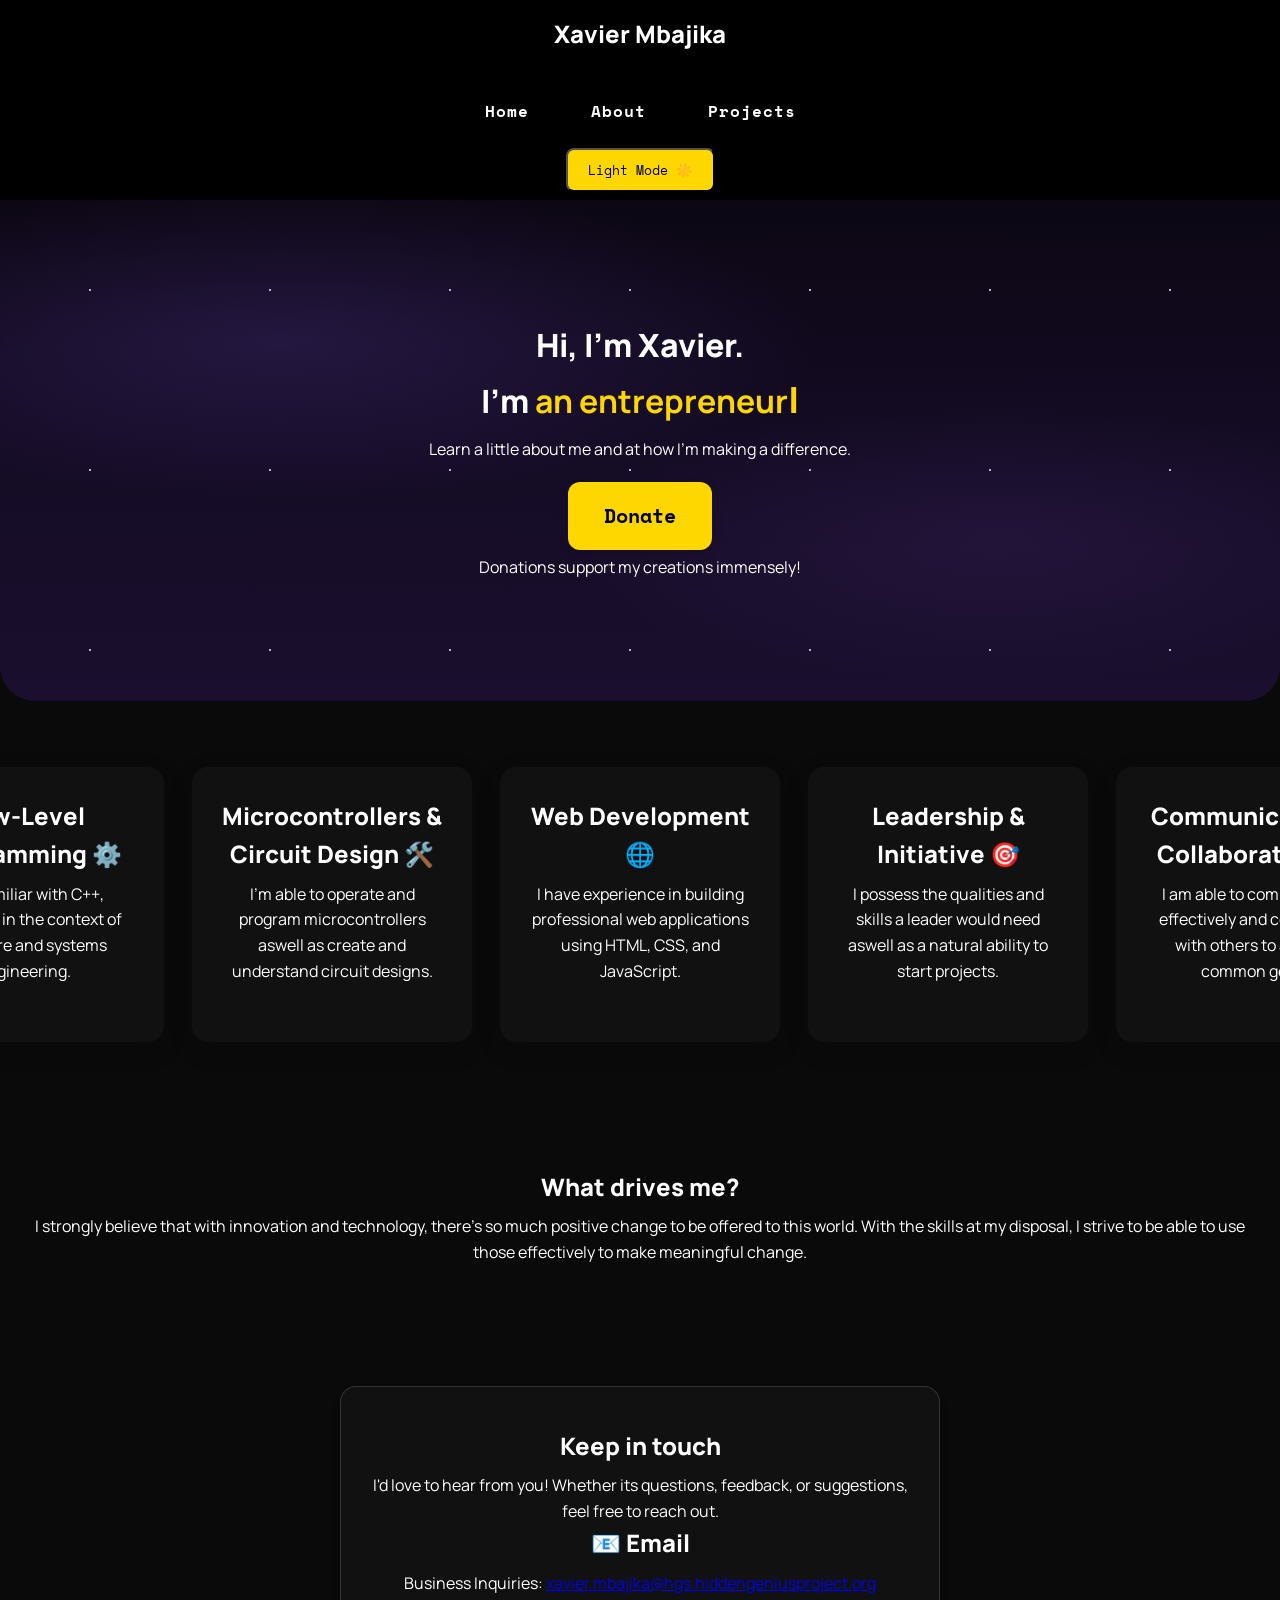
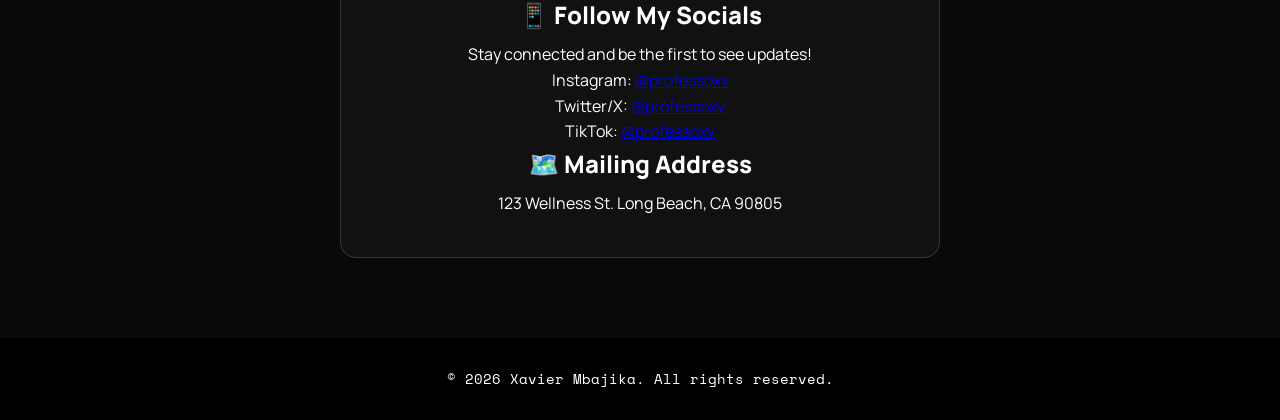
<file: index.html>
<!DOCTYPE html>
<html lang="en">
<head>
    <meta charset="UTF-8">
    <meta name="viewport" content="width=device-width, initial-scale=1.0">
    <link rel="stylesheet" href="styles.css">
    <title>Xavier's Portfolio</title>
    <style>
       :root {
            --hero-bg: linear-gradient(
                180deg,
                rgba(12, 7, 20, 0.2) 0%,
                rgba(43, 20, 73, 0.35) 45%,
                rgba(43, 20, 73, 0.95) 100%
            );

            --space-bg:
                radial-gradient(ellipse 60% 45% at 22% 28%, rgba(139, 92, 246, 0.16), transparent 70%),
                radial-gradient(ellipse 50% 40% at 78% 68%, rgba(107, 63, 160, 0.14), transparent 70%),
                linear-gradient(180deg, #0c0714 0%, #150c26 55%, #1a0f2e 100%);
        }

        body.light-mode {
            --hero-bg: linear-gradient(
                180deg,
                rgba(255, 255, 255, 0.7) 0%,
                rgba(240, 240, 255, 0.85) 45%,
                rgba(255, 255, 255, 1) 100%
            );

            --space-bg:
                radial-gradient(ellipse 60% 45% at 22% 28%, rgba(200, 200, 255, 0.25), transparent 70%),
                radial-gradient(ellipse 50% 40% at 78% 68%, rgba(180, 180, 255, 0.2), transparent 70%),
                linear-gradient(180deg, #ffffff 0%, #f7f7ff 55%, #f0f0ff 100%);
        }

        .hero {
            position: relative;
            overflow: hidden;
            isolation: isolate;
            display: flex;
            align-items: center;
            justify-content: center;
            min-height: 320px;
            padding: 120px 20px;
            border-bottom-left-radius: 36px;
            border-bottom-right-radius: 36px;
            background: var(--hero-bg);
            color: var(--text-color);
            transition: background 0.4s ease;
        }

        .hero-content {
            position: relative;
            z-index: 1;
            text-align: center;
            max-width: 700px;
            width: 100%;
        }

        .space-bg {
            position: absolute;
            inset: 0;
            z-index: 0;
            pointer-events: none;
            background: var(--space-bg);
            overflow: hidden;
            transition: background 0.4s ease;
        }

        .stars {
            position: absolute;
            inset: 0;
            background-repeat: repeat;
        }

        .stars--near {
            background-image: radial-gradient(1.6px 1.6px at 50% 50%, #d8c9ff 50%, transparent 51%);
            background-size: 180px 180px;
            opacity: 0.85;
            animation: drift 90s linear infinite;
        }

        .stars--mid {
            background-image: radial-gradient(1.2px 1.2px at 50% 50%, #d8c9ff 50%, transparent 51%);
            background-size: 260px 260px;
            background-position: 40px 90px;
            opacity: 0.5;
            animation: drift 140s linear infinite reverse;
        }

        .stars--far {
            background-image: radial-gradient(1px 1px at 50% 50%, #d8c9ff 50%, transparent 51%);
            background-size: 340px 340px;
            background-position: 120px 30px;
            opacity: 0.3;
            animation: drift 220s linear infinite;
        }

        body.light-mode .stars--near {
            background-image: radial-gradient(1.6px 1.6px at 50% 50%, #bfbfff 50%, transparent 51%);
        }

        body.light-mode .stars--mid {
            background-image: radial-gradient(1.2px 1.2px at 50% 50%, #cfcfff 50%, transparent 51%);
        }

        body.light-mode .stars--far {
            background-image: radial-gradient(1px 1px at 50% 50%, #dcdcff 50%, transparent 51%);
        }

        @keyframes drift {
            from { transform: translate3d(0, 0, 0); }
            to { transform: translate3d(-300px, 200px, 0); }
        }

        @media (prefers-reduced-motion: reduce) {
            .stars--near, .stars--mid, .stars--far {
                animation: none;
            }
        }
    </style>
</head>
<body>
  <header class="site-header">
    <nav class="top-nav">
      <h2>Xavier Mbajika</h2>
    </nav>
    </header>
        <div id="navbar"> 
            <ul>
            
                <li id="first"><a href="index.html">Home</a></li>
                <li><a href="about.html">About</a></li>
                <li id="last"><a href="projects.html">Projects</a></li>
            </ul>
            
        </div>
        <div id="theme">
        <button id="theme-toggle">Light Mode ☀️</button>
        </div>
    <div class="hero">
        <div class="space-bg" aria-hidden="true">
            <div class="stars stars--far"></div>
            <div class="stars stars--mid"></div>
            <div class="stars stars--near"></div>
        </div>
        <div class="hero-content">
            <h1>
                Hi, I'm Xavier. <br />I'm <span id="typewriter"></span><span id="cursor" style="font-size: 36px;">|</span>
            </h1>
            <p>Learn a little about me and at how I'm making a difference.</p>
            <section>
                <a href="gofundme" class="donate">Donate</a>
                <p id="donate">Donations support my creations immensely!</p>
            </section>
        </div>
    </div>
    <article>
    </article>
    <section id="skills">
        <aside class="aside">
            <h2>Low-Level Programming ⚙️ </h2>
            <p class="description">I am familiar with C++, especially in the context of hardware and systems engineering.</p>
        </aside>
        <aside class="aside">
            <h2>Microcontrollers & Circuit Design 🛠️</h2>
            <p class="description">I'm able to operate and program microcontrollers aswell as create and understand circuit designs.</p>
        </aside>
        <aside class="aside">
            <h2>Web Development 🌐</h2>
            <p class="description">I have experience in building professional web applications using HTML, CSS, and JavaScript.</p>
        </aside>
        <aside class="aside">
            <h2>Leadership & Initiative 🎯</h2>
            <p class="description">I possess the qualities and skills a leader would need aswell as a natural ability to start projects.</p>
        </aside>
        <aside class="aside">
            <h2>Communication & Collaboration 💬</h2>
            <p class="description">I am able to communicate effectively and collaborate with others to achieve common goals.</p>
        </aside>
    </section>
    <article id="mission">
        <h2>What drives me?</h2>
        <p>I strongly believe that with innovation and technology, there's so much positive change to be offered to this world. With the skills at my disposal, I strive to be able to use those effectively to make meaningful change.</p>
    </article>
     <div id="contact">
        <section class="inline">
        <h2>Keep in touch</h2>
        </section>
        <p>I'd love to hear from you! Whether its questions, feedback, or suggestions, feel free to reach out.</p>

        <h2>📧 Email</h2>
        <p>Business Inquiries: <a href="mailto:xavier.mbajika@hgs.hiddengeniusproject.org">xavier.mbajika@hgs.hiddengeniusproject.org</a></p>

        <h2>📱 Follow My Socials</h2>
        <p>Stay connected and be the first to see updates!</p>
        <p>Instagram: <a href="https://www.instagram.com/professoxv?utm_source=qr&igsh=OTk0YzhjMDVlZA%3D%3D" target="_blank">@professoxv</a></p>
        <p>Twitter/X: <a href="https://twitter.com/professoxv" target="_blank">@professoxv</a></p>
        <p>TikTok: <a href="https://www.tiktok.com/@professoxv?" target="_blank">@professoxv</a></p>

        <h2>🗺️ Mailing Address</h2>
        <p>123 Wellness St. Long Beach, CA 90805</p>
    </div>
    <footer>
        <p>© 2026 Xavier Mbajika. All rights reserved.</p>
    </footer>
<script src="script.js"></script>
</body>
</html>
</file>
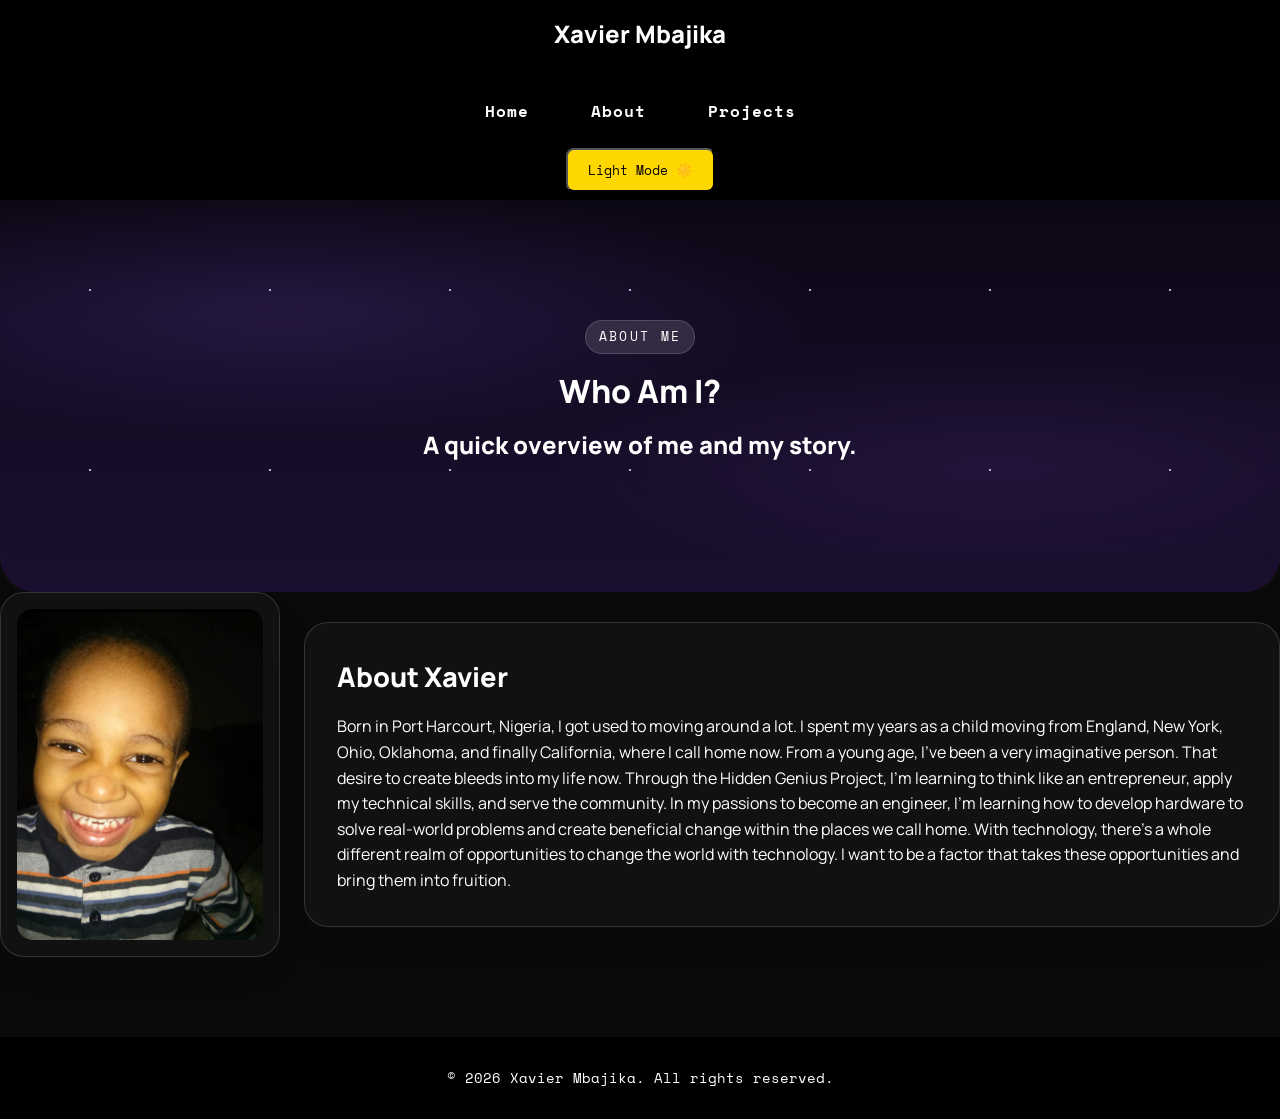
<file: about.html>
<!DOCTYPE html>
<html lang="en">
<head>
    <meta charset="UTF-8">
    <meta name="viewport" content="width=device-width, initial-scale=1.0">
    <link rel="stylesheet" href="styles.css">
    <title>Xavier's Portfolio</title>
    <style>
        :root {
            --hero-bg: linear-gradient(
                180deg,
                rgba(12, 7, 20, 0.2) 0%,
                rgba(43, 20, 73, 0.35) 45%,
                rgba(43, 20, 73, 0.95) 100%
            );

            --space-bg:
                radial-gradient(ellipse 60% 45% at 22% 28%, rgba(139, 92, 246, 0.16), transparent 70%),
                radial-gradient(ellipse 50% 40% at 78% 68%, rgba(107, 63, 160, 0.14), transparent 70%),
                linear-gradient(180deg, #0c0714 0%, #150c26 55%, #1a0f2e 100%);
        }

        body.light-mode {
            --hero-bg: linear-gradient(
                180deg,
                rgba(255, 255, 255, 0.7) 0%,
                rgba(240, 240, 255, 0.85) 45%,
                rgba(255, 255, 255, 1) 100%
            );

            --space-bg:
                radial-gradient(ellipse 60% 45% at 22% 28%, rgba(200, 200, 255, 0.25), transparent 70%),
                radial-gradient(ellipse 50% 40% at 78% 68%, rgba(180, 180, 255, 0.2), transparent 70%),
                linear-gradient(180deg, #ffffff 0%, #f7f7ff 55%, #f0f0ff 100%);
        }

        .hero {
            position: relative;
            overflow: hidden;
            isolation: isolate;
            display: flex;
            align-items: center;
            justify-content: center;
            min-height: 320px;
            padding: 120px 20px;
            border-bottom-left-radius: 36px;
            border-bottom-right-radius: 36px;
            background: var(--hero-bg);
            color: var(--text-color);
            transition: background 0.4s ease;
        }

        .hero-content {
            position: relative;
            z-index: 1;
            text-align: center;
            max-width: 700px;
            width: 100%;
        }

        .space-bg {
            position: absolute;
            inset: 0;
            z-index: 0;
            pointer-events: none;
            background: var(--space-bg);
            overflow: hidden;
            transition: background 0.4s ease;
        }

        .stars {
            position: absolute;
            inset: 0;
            background-repeat: repeat;
        }

        .stars--near {
            background-image: radial-gradient(1.6px 1.6px at 50% 50%, #d8c9ff 50%, transparent 51%);
            background-size: 180px 180px;
            opacity: 0.85;
            animation: drift 90s linear infinite;
        }

        .stars--mid {
            background-image: radial-gradient(1.2px 1.2px at 50% 50%, #d8c9ff 50%, transparent 51%);
            background-size: 260px 260px;
            background-position: 40px 90px;
            opacity: 0.5;
            animation: drift 140s linear infinite reverse;
        }

        .stars--far {
            background-image: radial-gradient(1px 1px at 50% 50%, #d8c9ff 50%, transparent 51%);
            background-size: 340px 340px;
            background-position: 120px 30px;
            opacity: 0.3;
            animation: drift 220s linear infinite;
        }

        body.light-mode .stars--near {
            background-image: radial-gradient(1.6px 1.6px at 50% 50%, #bfbfff 50%, transparent 51%);
        }

        body.light-mode .stars--mid {
            background-image: radial-gradient(1.2px 1.2px at 50% 50%, #cfcfff 50%, transparent 51%);
        }

        body.light-mode .stars--far {
            background-image: radial-gradient(1px 1px at 50% 50%, #dcdcff 50%, transparent 51%);
        }

        @keyframes drift {
            from { transform: translate3d(0, 0, 0); }
            to { transform: translate3d(-300px, 200px, 0); }
        }

        @media (prefers-reduced-motion: reduce) {
            .stars--near, .stars--mid, .stars--far {
                animation: none;
            }
        }
    </style>
</head>
<body>
  <header class="site-header">
    <nav class="top-nav">
      <h2>Xavier Mbajika</h2>
    </nav>
    </header>
        <div id="navbar"> 
    <ul>
            
            <li id="first"><a href="index.html">Home</a></li>
            <li><a href="about.html">About</a></li>
            <li id="last"><a href="projects.html">Projects</a></li>
        </ul>
      </div>
      <div id="theme">
        <button id="theme-toggle">Light Mode ☀️</button>
        </div>
    <div class="hero">
        <div class="space-bg" aria-hidden="true">
            <div class="stars stars--far"></div>
            <div class="stars stars--mid"></div>
            <div class="stars stars--near"></div>
        </div>
        <div class="hero-content">
            <p class="eyebrow">About Me</p>
            <h1 class="Who">Who Am I?</h1>
            <h2 class="subtitle">A quick overview of me and my story.</h2>
        </div>
    </div> 
    <div id="container">
        <div class="about-showcase">
            <div class="about-photo-card">
                <img src="Screenshot_20251125_195750_Photos.jpg" alt="Young Xavier" id="young-x">
            </div>
            <div class="about-text-card">
                <h3 id="about">About Xavier</h3> 
                <p>Born in Port Harcourt, Nigeria, I got used to moving around a lot. I spent my years as a child moving from England, New York, Ohio, Oklahoma, and finally California, where I call home now. From a young age, I've been a very imaginative person. That desire to create bleeds into my life now. Through the Hidden Genius Project, I'm learning to think like an entrepreneur, apply my technical skills, and serve the community. In my passions to become an engineer, I'm learning how to develop hardware to solve real-world problems and create beneficial change within the places we call home. With technology, there's a whole different realm of opportunities to change the world with technology. I want to be a factor that takes these opportunities and bring them into fruition.</p>
            </div>
        </div>
    </div>
    <footer>
        <p>© 2026 Xavier Mbajika. All rights reserved.</p>
    </footer>
    <script src="script.js"></script>
</body>
</file>
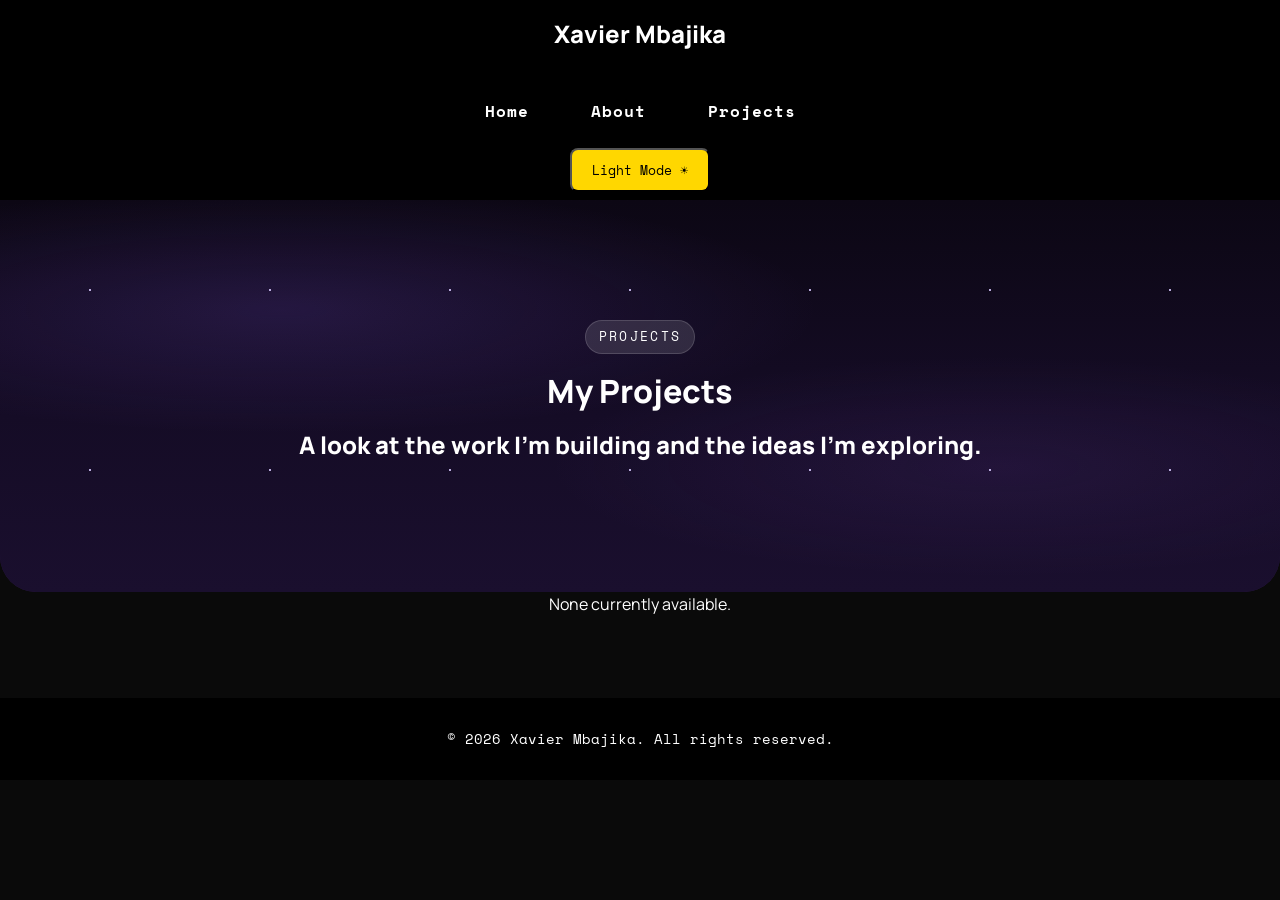
<file: projects.html>
<!DOCTYPE html>
<html lang="en">
<head>
    <meta charset="UTF-8">
    <meta name="viewport" content="width=device-width, initial-scale=1.0">
    <link rel="stylesheet" href="styles.css">
    <title>Xavier's Portfolio</title>
    <style>
        :root {
            --hero-bg: linear-gradient(
                180deg,
                rgba(12, 7, 20, 0.2) 0%,
                rgba(43, 20, 73, 0.35) 45%,
                rgba(43, 20, 73, 0.95) 100%
            );

            --space-bg:
                radial-gradient(ellipse 60% 45% at 22% 28%, rgba(139, 92, 246, 0.16), transparent 70%),
                radial-gradient(ellipse 50% 40% at 78% 68%, rgba(107, 63, 160, 0.14), transparent 70%),
                linear-gradient(180deg, #0c0714 0%, #150c26 55%, #1a0f2e 100%);
        }

        body.light-mode {
            --hero-bg: linear-gradient(
                180deg,
                rgba(255, 255, 255, 0.7) 0%,
                rgba(240, 240, 255, 0.85) 45%,
                rgba(255, 255, 255, 1) 100%
            );

            --space-bg:
                radial-gradient(ellipse 60% 45% at 22% 28%, rgba(200, 200, 255, 0.25), transparent 70%),
                radial-gradient(ellipse 50% 40% at 78% 68%, rgba(180, 180, 255, 0.2), transparent 70%),
                linear-gradient(180deg, #ffffff 0%, #f7f7ff 55%, #f0f0ff 100%);
        }

        .hero {
            position: relative;
            overflow: hidden;
            isolation: isolate;
            display: flex;
            align-items: center;
            justify-content: center;
            min-height: 320px;
            padding: 120px 20px;
            border-bottom-left-radius: 36px;
            border-bottom-right-radius: 36px;
            background: var(--hero-bg);
            color: var(--text-color);
            transition: background 0.4s ease;
        }

        .hero-content {
            position: relative;
            z-index: 1;
            text-align: center;
            max-width: 700px;
            width: 100%;
        }

        .space-bg {
            position: absolute;
            inset: 0;
            z-index: 0;
            pointer-events: none;
            background: var(--space-bg);
            overflow: hidden;
            transition: background 0.4s ease;
        }

        .stars {
            position: absolute;
            inset: 0;
            background-repeat: repeat;
        }

        .stars--near {
            background-image: radial-gradient(1.6px 1.6px at 50% 50%, #d8c9ff 50%, transparent 51%);
            background-size: 180px 180px;
            opacity: 0.85;
            animation: drift 90s linear infinite;
        }

        .stars--mid {
            background-image: radial-gradient(1.2px 1.2px at 50% 50%, #d8c9ff 50%, transparent 51%);
            background-size: 260px 260px;
            background-position: 40px 90px;
            opacity: 0.5;
            animation: drift 140s linear infinite reverse;
        }

        .stars--far {
            background-image: radial-gradient(1px 1px at 50% 50%, #d8c9ff 50%, transparent 51%);
            background-size: 340px 340px;
            background-position: 120px 30px;
            opacity: 0.3;
            animation: drift 220s linear infinite;
        }

        body.light-mode .stars--near {
            background-image: radial-gradient(1.6px 1.6px at 50% 50%, #bfbfff 50%, transparent 51%);
        }

        body.light-mode .stars--mid {
            background-image: radial-gradient(1.2px 1.2px at 50% 50%, #cfcfff 50%, transparent 51%);
        }

        body.light-mode .stars--far {
            background-image: radial-gradient(1px 1px at 50% 50%, #dcdcff 50%, transparent 51%);
        }

        @keyframes drift {
            from { transform: translate3d(0, 0, 0); }
            to { transform: translate3d(-300px, 200px, 0); }
        }

        @media (prefers-reduced-motion: reduce) {
            .stars--near, .stars--mid, .stars--far {
                animation: none;
            }
        }
    </style>
</head>
<body>
  <header class="site-header">
    <nav class="top-nav">
      <h2>Xavier Mbajika</h2>
    </nav>
    </header>
        <div id="navbar"> 
    <ul>
            
            <li id="first"><a href="index.html">Home</a></li>
            <li><a href="about.html">About</a></li>
            <li id="last"><a href="projects.html">Projects</a></li>
        </ul>
      </div>
      <div id="theme">
        <button id="theme-toggle">Light Mode ☀️</button>
        </div>
    <div class="hero">
        <div class="space-bg" aria-hidden="true">
            <div class="stars stars--far"></div>
            <div class="stars stars--mid"></div>
            <div class="stars stars--near"></div>
        </div>
        <div class="hero-content">
            <p class="eyebrow">Projects</p>
            <h1 class="Who">My Projects</h1>
            <h2 class="subtitle">A look at the work I’m building and the ideas I’m exploring.</h2>
        </div>
    </div> 
    <p style="text-align: center;">None currently available.</p>
    <footer style="top: 90px;">
        <p>© 2026 Xavier Mbajika. All rights reserved.</p>
    </footer>
    <script src="script.js"></script>
</body>
</file>
<file: styles.css>
@import url('https://fonts.googleapis.com/css2?family=Manrope:wght@400;700;800&family=Space+Mono:wght@400;700&display=swap');

* {
    box-sizing: border-box;
    margin: 0;
    padding: 0;
}

@keyframes slideUpAnimation {
    0% { transform: translateY(50px); opacity: 0; }
    100% { transform: translateY(0); opacity: 1; }
}

@keyframes slideLeftAnimation {
    0% { transform: translateX(-50px); opacity: 0; }
    100% { transform: translateX(0); opacity: 1; }
}

@keyframes blink {
    0% { opacity: 100%; }
    50% { opacity: 0; }
}

:root {
    --bg-color: #0a0a0a;
    --text-color: #ffffff;
    --card-bg: #111111;
    --card-border: rgba(255, 255, 255, 0.15);
    --nav-bg: #000000;
    --footer-bg: #000000;
    --accent-color: gold;
}

body.light-mode {
    --bg-color: #ffffff;
    --text-color: #000000;
    --card-bg: #f7f7f7;
    --card-border: rgba(0, 0, 0, 0.15);
    --nav-bg: #f0f0f0;
    --footer-bg: #f0f0f0;
    --accent-color: goldenrod;
}

body {
    position: relative;
    min-height: 100vh;
    overflow-x: hidden;
    overscroll-behavior-y: none;
    font-family: 'Manrope', sans-serif;
    font-weight: 400;
    line-height: 1.6;
    background-color: var(--bg-color);
    color: var(--text-color);
    transition: background-color 0.3s ease, color 0.3s ease;
}

h1, h2, h3 {
    font-family: 'Manrope', sans-serif;
    font-weight: 800;
    margin-bottom: 0.5rem;
    color: var(--text-color);
}

.top-nav h2 {
    color: var(--text-color);
}

header, #navbar {
    background-color: var(--nav-bg);
    color: var(--text-color);
    position: sticky;
    top: 0;
    z-index: 1000;
    padding: 15px 0;
    text-align: center;
    display: flex;
    justify-content: center;
    align-items: center;
    transition: background-color 0.3s ease;
}

#navbar {
    position: sticky;
    top: 0;
    z-index: 2000;
}

#navbar ul {
    list-style: none;
    display: flex;
    justify-content: center;
    gap: 30px;
    max-width: 1200px;
    margin: 0 auto;
    padding: 0 20px;
}

#navbar li {
    display: inline-block;
    padding: 8px 16px;
    background-color: var(--nav-bg);
    border-radius: 8px;
    transition: background-color 0.3s ease, transform 0.2s ease;
}

#navbar li:hover {
    background-color: var(--accent-color);
    transform: translateY(-2px);
}

#navbar a {
    text-decoration: none;
    color: var(--text-color);
    font-family: 'Space Mono', monospace;
    font-weight: 700;
    letter-spacing: 1px;
    transition: color 0.3s ease;
}

#navbar li:hover a {
    color: #000000;
}

.hero {
    position: relative;
    overflow: hidden;
    isolation: isolate;
    display: flex;
    align-items: center;
    justify-content: center;
    min-height: 320px;
    padding: 120px 20px;
    text-align: center;
    border-bottom-left-radius: 36px;
    border-bottom-right-radius: 36px;
    color: var(--text-color);
}

.hero h1, .hero h2, .hero h3 {
    color: var(--text-color);
}

.eyebrow {
    display: inline-block;
    margin-bottom: 0.8rem;
    padding: 0.35rem 0.8rem;
    border: 1px solid var(--card-border);
    border-radius: 999px;
    background: rgba(255, 255, 255, 0.12);
    color: var(--text-color);
    font-family: 'Space Mono', monospace;
    font-size: 0.8rem;
    letter-spacing: 0.18em;
    text-transform: uppercase;
}

.donate {
    background-color: var(--accent-color);
    padding: 18px 36px;
    display: inline-block;
    border-radius: 12px;
    font-size: 1.25rem;
    margin: 20px auto 5px auto;
    text-decoration: none;
    color: #000000;
    font-family: 'Space Mono', monospace;
    font-weight: 700;
    box-shadow: 0 4px 10px rgba(0, 0, 0, 0.15);
    transition: background-color 0.2s ease, transform 0.2s ease, box-shadow 0.2s ease;
}

.donate:hover {
    background-color: gold;
    transform: translateY(-3px);
    box-shadow: 0 6px 15px rgba(0, 0, 0, 0.25);
}

#skills {
    display: flex;
    flex-wrap: nowrap;
    justify-content: center;
    gap: 16px;
    max-width: 700px;
    margin: 40px auto;
    padding: 20px;
    opacity: 0;
}

#skills.scroll-activated {
    animation: slideUpAnimation 1s ease forwards;
}

aside {
    flex: 0 0 280px;
    padding: 30px;
    align-items: center;
    background-color: var(--card-bg);
    color: var(--text-color);
    border-radius: 16px;
    height: 275px;
    box-shadow: 0 8px 24px rgba(0, 0, 0, 0.15);
    text-align: center;
    transition: transform 0.3s ease, box-shadow 0.3s ease, background-color 0.3s ease;
    margin: 6px;
}

aside:hover {
    transform: translateY(-8px);
    box-shadow: 0 12px 30px rgba(0, 0, 0, 0.25);
}

#mission {
    color: var(--text-color);
    text-align: center;
    padding: 60px 20px;
    opacity: 0;
}

#mission.scroll-activated {
    animation: slideUpAnimation 1s ease forwards;
}

#contact {
    text-align: center;
    max-width: 600px;
    margin: 60px auto;
    border: 1px solid var(--card-border);
    border-radius: 16px;
    padding: 40px 20px;
    background-color: var(--card-bg);
    box-shadow: 0 4px 12px rgba(0, 0, 0, 0.05);
    opacity: 0;
    transition: background-color 0.3s ease, color 0.3s ease;
}

#contact.scroll-activated {
    animation: slideUpAnimation 1s ease forwards;
}

.about-photo-card,
.about-text-card {
    background: var(--card-bg);
    border: 1px solid var(--card-border);
    border-radius: 24px;
    box-shadow: 0 16px 35px rgba(0, 0, 0, 0.08);
    transition: background-color 0.3s ease, color 0.3s ease;
}

.about-showcase {
    display: flex;
    align-items: center;
    gap: 24px;
    width: 100%;
}

.about-photo-card {
    flex: 0 0 280px;
    padding: 16px;
}

.about-text-card {
    flex: 1;
    padding: 32px;
}

#young-x {
    width: 100%;
    max-width: 250px;
    height: auto;
    display: block;
    margin: 0 auto;
    border-radius: 16px;
}

.about-text-card h3 {
    text-align: left;
    margin-bottom: 16px;
    color: var(--text-color);
    font-size: 1.7rem;
}

.about-text-card p {
    margin-bottom: 0;
    color: var(--text-color);
}

footer {
    text-align: center;
    padding: 30px 20px;
    background-color: var(--footer-bg);
    color: var(--text-color);
    font-family: 'Space Mono', monospace;
    font-size: 14px;
    margin-top: 80px;
    transition: background-color 0.3s ease;
}

#typewriter {
    color: var(--accent-color);
    font-weight: bold;
}

#cursor {
    color: var(--accent-color);
    animation: blink 1s linear infinite;
}

#theme-toggle {
    background-color: var(--accent-color);
    color: #000000;
    padding: 10px 20px;
    border-radius: 8px;
    cursor: pointer;
    font-family: 'Space Mono', monospace;
}

#theme {
    background-color: var(--nav-bg);
    display: flex;
    justify-content: center;
    align-items: center;
    position: sticky;
    top: 76px;
    z-index: 1100;
    padding-bottom: 8px;
}
</file>
